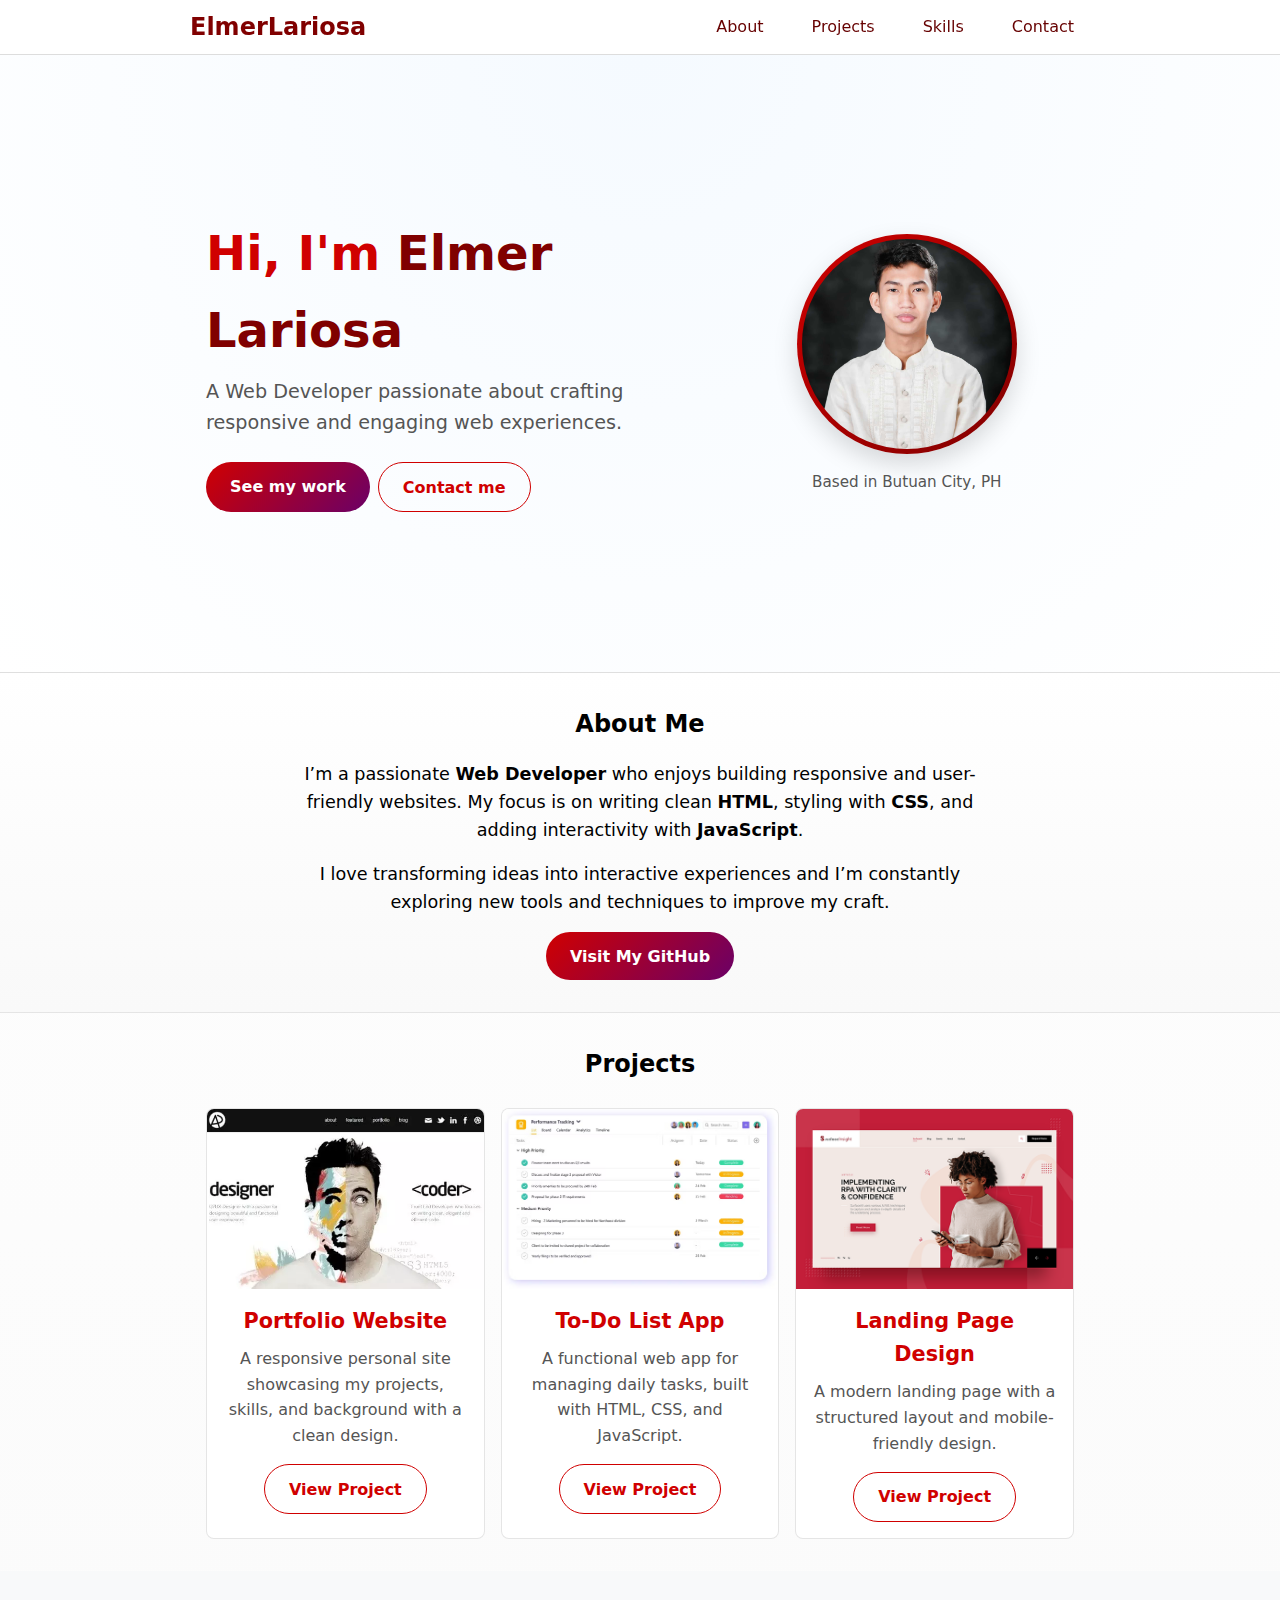
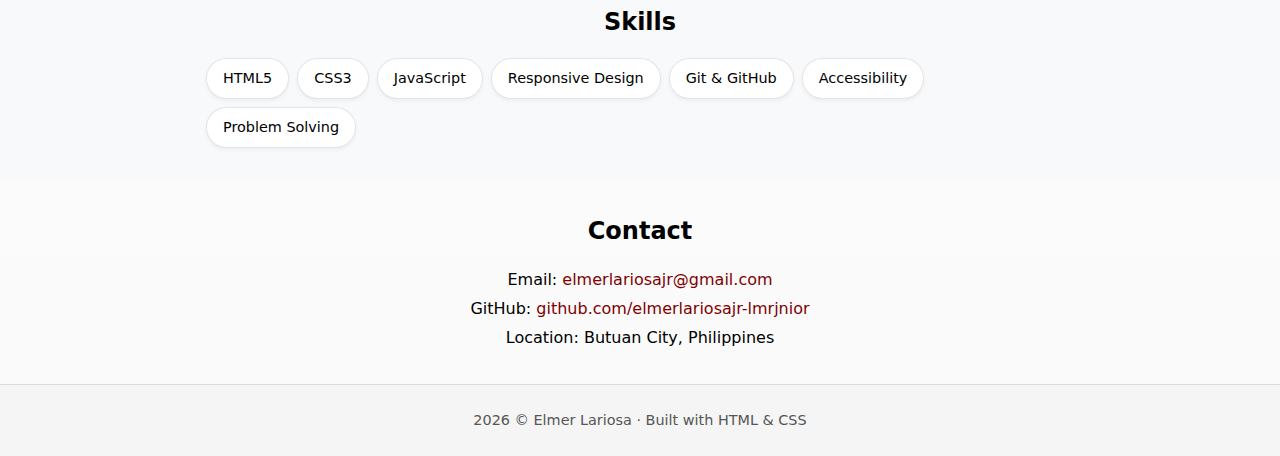
<file: index.html>
<!DOCTYPE html>
<html lang="en">
<head>
  <meta charset="UTF-8" />
  <meta name="viewport" content="width=device-width, initial-scale=1.0" />
  <title>Elmer Lariosa - Web Developer Portfolio</title>
  <link rel="stylesheet" href="style.css" />
</head>
<body>
  <a class="skip-link" href="#content">Skip to content</a>

  <!-- Header -->
  <header class="site-header">
    <div class="container">
      <div class="logo">ElmerLariosa</div>
      <nav aria-label="Primary">
        <ul>
          <li><a href="#about">About</a></li>
          <li><a href="#projects">Projects</a></li>
          <li><a href="#skills">Skills</a></li>
          <li><a href="#contact">Contact</a></li>
        </ul>
      </nav>
    </div>
  </header>

  <main id="content">
    <!-- Hero Section -->
<section class="hero" aria-labelledby="intro-title">
  <div class="container grid hero-grid">
    <div class="hero-text">
      <h1 id="intro-title">Hi, I'm <span class="highlight">Elmer Lariosa</span></h1>
      <p class="lead">A Web Developer passionate about crafting responsive and engaging web experiences.</p>
      <div class="button-group">
        <a href="#projects" class="btn">
          <i class="fas fa-laptop-code"></i> See my work
        </a>
        <a href="#contact" class="btn btn-outline">
          <i class="fas fa-envelope"></i> Contact me
        </a>
      </div>
    </div>
    <figure class="profile">
      <img src="elmer.jpg" alt="Portrait of Elmer Lariosa" />
      <figcaption><i class="fas fa-map-marker-alt"></i> Based in Butuan City, PH</figcaption>
    </figure>
  </div>
</section>


    <!-- About Section -->
<section id="about" aria-labelledby="about-title">
  <div class="container about-text">
    <h2 id="about-title">About Me</h2>
    <p>
      I’m a passionate <strong>Web Developer</strong> who enjoys building 
      responsive and user-friendly websites. My focus is on writing clean 
      <strong>HTML</strong>, styling with <strong>CSS</strong>, and adding 
      interactivity with <strong>JavaScript</strong>.
    </p>
    <p>
      I love transforming ideas into interactive experiences and I’m 
      constantly exploring new tools and techniques to improve my craft.
    </p>
    <div class="about-links">
      <a href="https://github.com/elmerlariosajr-lmrjnior" 
         target="_blank" rel="noopener" class="btn">
        <i class="fab fa-github"></i> Visit My GitHub
      </a>
    </div>
  </div>
</section>



    <!-- Projects Section -->
    <section id="projects" aria-labelledby="projects-title">
      <div class="container">
        <h2 id="projects-title">Projects</h2>
        <div class="cards">
          <article class="card">
            <img src="project1.jpg" alt="Portfolio Website" />
            <div class="card-badge">
              <h3>Portfolio Website</h3>
              <p>A responsive personal site showcasing my projects, skills, and background with a clean design.</p>
              <a href="#" class="btn btn-outline">View Project</a>
            </div>
          </article>

          <article class="card">
            <img src="project2.jpg" alt="To-Do List App" />
            <div class="card-badge">
              <h3>To-Do List App</h3>
              <p>A functional web app for managing daily tasks, built with HTML, CSS, and JavaScript.</p>
              <a href="#" class="btn btn-outline">View Project</a>
            </div>
          </article>

          <article class="card">
            <img src="project3.jpg" alt="Landing Page Design" />
            <div class="card-badge">
              <h3>Landing Page Design</h3>
              <p>A modern landing page with a structured layout and mobile-friendly design.</p>
              <a href="#" class="btn btn-outline">View Project</a>
            </div>
          </article>
        </div>
      </div>
    </section>

    <!-- Skills Section -->
    <section id="skills" aria-labelledby="skills-title">
      <div class="container">
        <h2 id="skills-title">Skills</h2>
        <ul class="chips">
          <li>HTML5</li>
          <li>CSS3</li>
          <li>JavaScript</li>
          <li>Responsive Design</li>
          <li>Git & GitHub</li>
          <li>Accessibility</li>
          <li>Problem Solving</li>
        </ul>
      </div>
    </section>

    <!-- Contact Section -->
    <section id="contact" aria-labelledby="contact-title">
      <div class="container">
        <h2 id="contact-title">Contact</h2>
        <address>
          Email: <a href="mailto:elmerlariosajr@gmail.com">elmerlariosajr@gmail.com</a><br />
          GitHub: <a href="https://github.com/elmerlariosajr-lmrjnior">github.com/elmerlariosajr-lmrjnior</a><br />
          Location: Butuan City, Philippines
        </address>
      </div>
    </section>
  </main>

  <!-- Footer -->
  <footer class="site-footer">
    <p>
      <span id="year">2025</span> © Elmer Lariosa · Built with HTML & CSS
    </p>
  </footer>

  <script>
    // Auto-update year
    document.getElementById("year").textContent = new Date().getFullYear();
  </script>
</body>
</html>
</file>
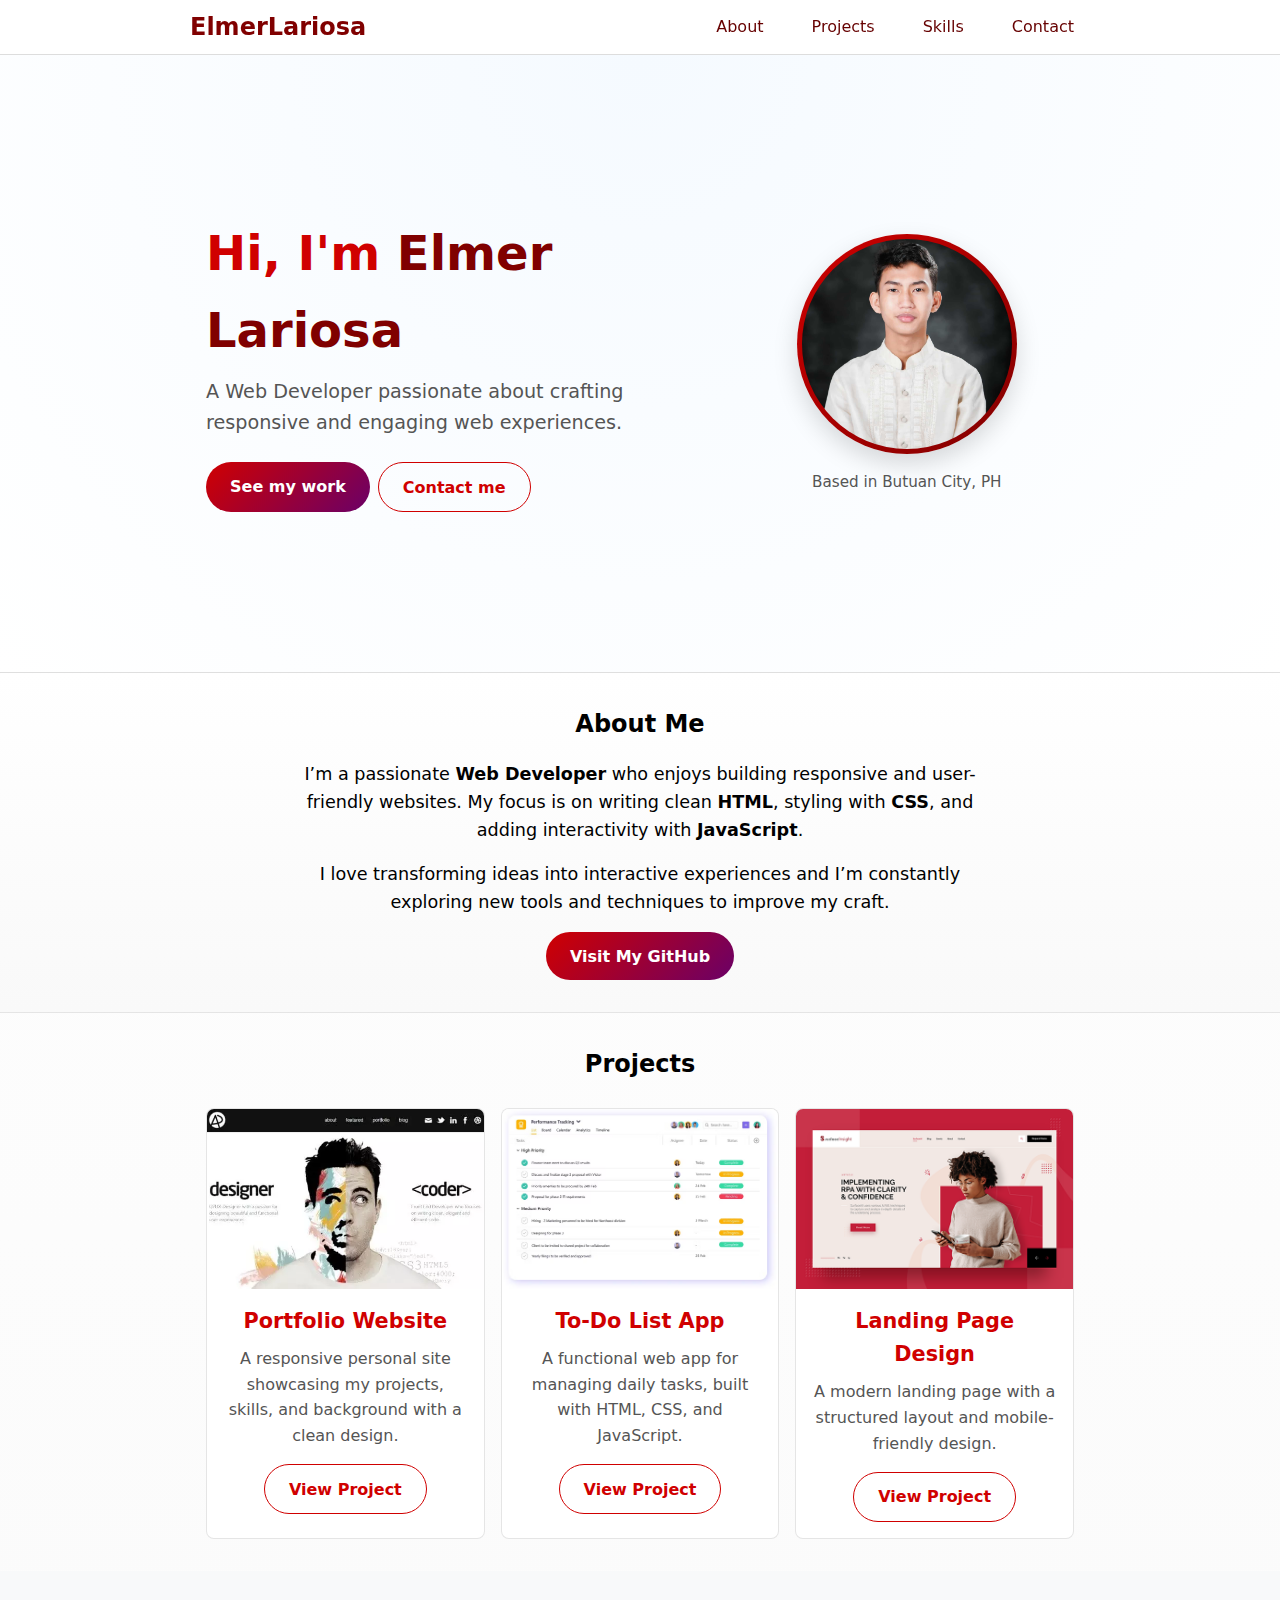
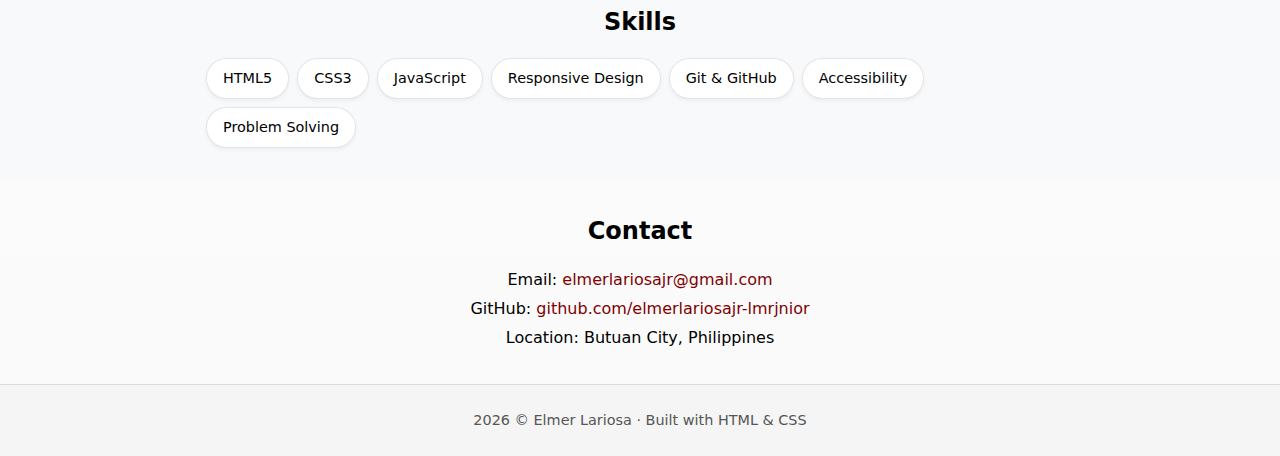
<file: portfolio/index.html>
<!DOCTYPE html>
<html lang="en">
<head>
  <meta charset="UTF-8" />
  <meta name="viewport" content="width=device-width, initial-scale=1.0" />
  <title>Elmer Lariosa - Web Developer Portfolio</title>
  <link rel="stylesheet" href="styles.css" />
</head>
<body>
  <a class="skip-link" href="#content">Skip to content</a>

  <!-- Header -->
  <header class="site-header">
    <div class="container">
      <div class="logo">ElmerLariosa</div>
      <nav aria-label="Primary">
        <ul>
          <li><a href="#about">About</a></li>
          <li><a href="#projects">Projects</a></li>
          <li><a href="#skills">Skills</a></li>
          <li><a href="#contact">Contact</a></li>
        </ul>
      </nav>
    </div>
  </header>

  <main id="content">
    <!-- Hero Section -->
<section class="hero" aria-labelledby="intro-title">
  <div class="container grid hero-grid">
    <div class="hero-text">
      <h1 id="intro-title">Hi, I'm <span class="highlight">Elmer Lariosa</span></h1>
      <p class="lead">A Web Developer passionate about crafting responsive and engaging web experiences.</p>
      <div class="button-group">
        <a href="#projects" class="btn">
          <i class="fas fa-laptop-code"></i> See my work
        </a>
        <a href="#contact" class="btn btn-outline">
          <i class="fas fa-envelope"></i> Contact me
        </a>
      </div>
    </div>
    <figure class="profile">
      <img src="elmer.jpg" alt="Portrait of Elmer Lariosa" />
      <figcaption><i class="fas fa-map-marker-alt"></i> Based in Butuan City, PH</figcaption>
    </figure>
  </div>
</section>


    <!-- About Section -->
<section id="about" aria-labelledby="about-title">
  <div class="container about-text">
    <h2 id="about-title">About Me</h2>
    <p>
      I’m a passionate <strong>Web Developer</strong> who enjoys building 
      responsive and user-friendly websites. My focus is on writing clean 
      <strong>HTML</strong>, styling with <strong>CSS</strong>, and adding 
      interactivity with <strong>JavaScript</strong>.
    </p>
    <p>
      I love transforming ideas into interactive experiences and I’m 
      constantly exploring new tools and techniques to improve my craft.
    </p>
    <div class="about-links">
      <a href="https://github.com/elmerlariosajr-lmrjnior" 
         target="_blank" rel="noopener" class="btn">
        <i class="fab fa-github"></i> Visit My GitHub
      </a>
    </div>
  </div>
</section>



    <!-- Projects Section -->
    <section id="projects" aria-labelledby="projects-title">
      <div class="container">
        <h2 id="projects-title">Projects</h2>
        <div class="cards">
          <article class="card">
            <img src="project1.jpg" alt="Portfolio Website" />
            <div class="card-badge">
              <h3>Portfolio Website</h3>
              <p>A responsive personal site showcasing my projects, skills, and background with a clean design.</p>
              <a href="#" class="btn btn-outline">View Project</a>
            </div>
          </article>

          <article class="card">
            <img src="project2.jpg" alt="To-Do List App" />
            <div class="card-badge">
              <h3>To-Do List App</h3>
              <p>A functional web app for managing daily tasks, built with HTML, CSS, and JavaScript.</p>
              <a href="#" class="btn btn-outline">View Project</a>
            </div>
          </article>

          <article class="card">
            <img src="project3.jpg" alt="Landing Page Design" />
            <div class="card-badge">
              <h3>Landing Page Design</h3>
              <p>A modern landing page with a structured layout and mobile-friendly design.</p>
              <a href="#" class="btn btn-outline">View Project</a>
            </div>
          </article>
        </div>
      </div>
    </section>

    <!-- Skills Section -->
    <section id="skills" aria-labelledby="skills-title">
      <div class="container">
        <h2 id="skills-title">Skills</h2>
        <ul class="chips">
          <li>HTML5</li>
          <li>CSS3</li>
          <li>JavaScript</li>
          <li>Responsive Design</li>
          <li>Git & GitHub</li>
          <li>Accessibility</li>
          <li>Problem Solving</li>
        </ul>
      </div>
    </section>

    <!-- Contact Section -->
    <section id="contact" aria-labelledby="contact-title">
      <div class="container">
        <h2 id="contact-title">Contact</h2>
        <address>
          Email: <a href="mailto:elmerlariosajr@gmail.com">elmerlariosajr@gmail.com</a><br />
          GitHub: <a href="https://github.com/elmerlariosajr-lmrjnior">github.com/elmerlariosajr-lmrjnior</a><br />
          Location: Butuan City, Philippines
        </address>
      </div>
    </section>
  </main>

  <!-- Footer -->
  <footer class="site-footer">
    <p>
      <span id="year">2025</span> © Elmer Lariosa · Built with HTML & CSS
    </p>
  </footer>

  <script>
    // Auto-update year
    document.getElementById("year").textContent = new Date().getFullYear();
  </script>
</body>
</html>
</file>
<file: style.css>
/* styles.css */
/* Reset & Variables */
* { box-sizing: border-box; margin: 0; padding: 0; }
html { scroll-behavior: smooth; }
:root {
  --brand: #660000;
  --muted: #555;
  --radius: 8px;
  --space-2: 0.5rem;
  --space-3: 1rem;
  --space-4: 1.5rem;
  --space-6: 2rem;
  --maxw: 900px;
  --primary: #d00000;
  --paddle: #f8f9fa;q
  --text: #333;
  --border: 1px solid rgba(0, 0, 0, 0.1);
}

/* Base */
body {
  font-family: system-ui, -apple-system, BlinkMacSystemFont, 'Segoe UI', Roboto, Oxygen, Ubuntu, Cantarell, sans-serif;
  line-height: 1.6;
  background: linear-gradient(180deg, #ffffff, #fafafa);
  color: var(--text);
}
a { color: var(--brand); text-decoration: none; }
a:hover { text-decoration: underline; }

/* Layout */
.container { 
  max-width: var(--maxw); 
  margin: 0 auto; 
  padding: 0 var(--space-3); 
}
.grid { display: grid; gap: var(--space-4); }

/* Skip Link */
.skip-link {
  position: absolute; 
  left: -999px; 
  top: auto; 
  width: 1px; 
  height: 1px; 
  overflow: hidden;
}
.skip-link:focus {
  left: 1rem; 
  top: 1rem; 
  width: auto; 
  height: auto; 
  padding: var(--space-2);
  background: var(--brand); 
  color: white; 
  border-radius: var(--radius);
  z-index: 1000;
}

/* Header */
.site-header {
  position: sticky; 
  top: 0; 
  background: rgba(255,255,255,0.9);
  backdrop-filter: blur(8px); 
  border-bottom: 1px solid #ddd;
  z-index: 100;
}
.site-header .container {
  display: flex; 
  justify-content: space-between; 
  align-items: center;
  padding: var(--space-2) 0;
}
.logo { 
  font-weight: bold; 
  font-size: 1.5rem; 
  color: #800000;
}
nav ul { 
  display: flex; 
  list-style: none; 
  gap: var(--space-3);
}
nav a { 
  padding: var(--space-2) var(--space-3); 
  border-radius: var(--radius); 
  transition: all 0.3s ease;
}
nav a:hover, 
nav a:focus { 
  background: var(--brand); 
  color: white; 
  text-decoration: none; 
}

/* Hero */
.hero {
  padding: calc(var(--space-6) * 5) var(--space-3); 
  background: radial-gradient(circle at top, #f5faff, #ffffff);
}

.hero-grid {
  grid-template-columns: 1.5fr 1fr;
  align-items: center;
  gap: var(--space-6);
}

.hero-text h1 {
  font-size: 3rem;
  margin-bottom: var(--space-2);
  font-weight: 700;
  color: var(--primary);
}

.hero-text .highlight {
  color: #800000;
}

.hero .lead {
  color: var(--muted);
  margin-bottom: var(--space-4);
  font-size: 1.2rem;
  line-height: 1.6;
}
.button-group {
  display: flex;
  gap: var(--space-2);
  margin-top: var(--space-4);
}

/* Button Styles */
.btn {
  display: inline-block;
  padding: 0.7rem 1.5rem;
  border-radius: 999px;
  background: linear-gradient(135deg, var(--primary), #6a0067);
  color: white;
  font-weight: 600;
  text-decoration: none;
  border: none;
  cursor: pointer;
  transition: filter 0.3s ease, transform 0.2s ease;
}
.btn:hover {
  filter: brightness(1.1);
  text-decoration: none;
  transform: translateY(-2px);
}
.btn-outline {
  border: 1px solid var(--primary);
  background: transparent;
  color: var(--primary);
}
.btn-outline:hover {
  background: rgba(136, 1, 132, 0.1);
}

/* Profile */
.profile { 
  text-align: center; 
}

.profile img { 
  border-radius: 50%; 
  width: 220px; 
  height: 220px; 
  object-fit: cover;
  border: 5px solid transparent;
  background: linear-gradient(135deg, #d00000, #800000) border-box;
  box-shadow: 0 10px 25px rgba(0,0,0,0.15);
  transition: transform 0.3s ease, box-shadow 0.3s ease;
}

.profile img:hover {
  transform: scale(1.05);
  box-shadow: 0 15px 30px rgba(0,0,0,0.25);
}

.profile figcaption {
  margin-top: var(--space-2); 
  font-size: 0.95rem; 
  color: var(--muted);
}

/* Responsive */
@media (max-width: 900px) {
  .hero-grid {
    grid-template-columns: 1fr;
    text-align: center;
  }
  .hero-text h1 {
    font-size: 2.2rem;
  }
}
/* About */
#about { 
  padding: var(--space-6) var(--space-3); 
  background: linear-gradient(180deg, #fff, #f9f9f9);
  border-top: var(--border);
  border-bottom: var(--border);
}

.about-text {
  max-width: 750px;
  margin: 0 auto;
  text-align: center;
}

.about-text h2 {
  margin-bottom: var(--space-3);
  font-size: 1.5rem;
  color: #000000;
}

.about-text p {
  margin-bottom: var(--space-3);
  font-size: 1.1rem;
  line-height: 1.6;
  color: var(--text);
}

.about-links {
  margin-top: var(--space-3);
}

/* Projects */
#projects { 
  padding: var(--space-6) var(--space-3); 
}

/* Color Cards */
.cards {
  display: grid;
  grid-template-columns: repeat(3, 1fr);
  gap: var(--space-3);
  margin-top: var(--space-4);
}
.card {
  background: white;
  border: var(--border);
  border-radius: var(--radius);
  overflow: hidden;
  display: flex;
  flex-direction: column;
  transition: transform 0.3s ease, box-shadow 0.3s ease;
}
.card:hover {
  transform: translateY(-5px);
  box-shadow: 0 10px 20px rgba(0,0,0,0.1);
}
.card-badge {
  padding: var(--space-3);
}
.card img {
  width: 100%;
  height: 180px;
  object-fit: cover;
}
.card h3 {
  color: var(--primary);
  margin: 0;
  font-size: 1.3rem;
}
.card p {
  color: var(--muted);
  margin: var(--space-2) 0;
  line-height: 1.6;
}
.card a {
  display: inline-block;
  margin-top: var(--space-2);
}

/* Skills */
#skills { 
  padding: var(--space-6) var(--space-3); 
  background: var(--paddle);
}
.chips { 
  display: flex; 
  flex-wrap: wrap; 
  gap: var(--space-2); 
  list-style: none; 
  margin-top: var(--space-3);
}
.chips li {
  background: white; 
  padding: var(--space-2) var(--space-3);
  border-radius: 999px; 
  font-size: 0.9rem;
  border: var(--border);
  box-shadow: 0 2px 4px rgba(0,0,0,0.05);
}

/* Contact */
#contact { 
  padding: var(--space-6) var(--space-3); 
}
address { 
  font-style: normal; 
  line-height: 1.8;
}
address a {
  color: #800000;
  font-weight: 500;
}

/* Footer */
.site-footer { 
  text-align: center; 
  color: var(--muted);
  padding: var(--space-4) var(--space-3); 
  border-top: var(--border);
  background: #f5f5f5; 
  font-size: 0.9rem; 
}

/* Responsive Design */
@media (max-width: 900px) {
  .hero-grid {
    grid-template-columns: 1fr;
    text-align: center;
    gap: var(--space-4);
  }
  .cards {
    grid-template-columns: repeat(2, 1fr);
  }
  .site-header .container {
    flex-direction: column;
    gap: var(--space-2);
    padding: var(--space-2) 0;
  }
  nav ul {
    justify-content: center;
    flex-wrap: wrap;
  }
  .button-group {
    justify-content: center;
  }
}

@media (max-width: 560px) {
  .cards {
    grid-template-columns: 1fr;
  }
  .hero h2 {
    font-size: 2rem;
  }
  .button-group {
    flex-direction: column;
    align-items: center;
  }
  .btn {
    width: 200px;
    text-align: center;
  }
}

/* Center About, Projects, Skills, Contact */
#about, 
#projects, 
#skills, 
#contact {
  text-align: center;
}

/* Make section titles stand out */
#about h2, 
#projects h2, 
#skills h2, 
#contact h2 {
  margin-bottom: var(--space-3);
  font-size: 1.5rem;
  color: 000000;
}
</file>
<file: portfolio/styles.css>
/* styles.css */
/* Reset & Variables */
* { box-sizing: border-box; margin: 0; padding: 0; }
html { scroll-behavior: smooth; }
:root {
  --brand: #660000;
  --muted: #555;
  --radius: 8px;
  --space-2: 0.5rem;
  --space-3: 1rem;
  --space-4: 1.5rem;
  --space-6: 2rem;
  --maxw: 900px;
  --primary: #d00000;
  --paddle: #f8f9fa;q
  --text: #333;
  --border: 1px solid rgba(0, 0, 0, 0.1);
}

/* Base */
body {
  font-family: system-ui, -apple-system, BlinkMacSystemFont, 'Segoe UI', Roboto, Oxygen, Ubuntu, Cantarell, sans-serif;
  line-height: 1.6;
  background: linear-gradient(180deg, #ffffff, #fafafa);
  color: var(--text);
}
a { color: var(--brand); text-decoration: none; }
a:hover { text-decoration: underline; }

/* Layout */
.container { 
  max-width: var(--maxw); 
  margin: 0 auto; 
  padding: 0 var(--space-3); 
}
.grid { display: grid; gap: var(--space-4); }

/* Skip Link */
.skip-link {
  position: absolute; 
  left: -999px; 
  top: auto; 
  width: 1px; 
  height: 1px; 
  overflow: hidden;
}
.skip-link:focus {
  left: 1rem; 
  top: 1rem; 
  width: auto; 
  height: auto; 
  padding: var(--space-2);
  background: var(--brand); 
  color: white; 
  border-radius: var(--radius);
  z-index: 1000;
}

/* Header */
.site-header {
  position: sticky; 
  top: 0; 
  background: rgba(255,255,255,0.9);
  backdrop-filter: blur(8px); 
  border-bottom: 1px solid #ddd;
  z-index: 100;
}
.site-header .container {
  display: flex; 
  justify-content: space-between; 
  align-items: center;
  padding: var(--space-2) 0;
}
.logo { 
  font-weight: bold; 
  font-size: 1.5rem; 
  color: #800000;
}
nav ul { 
  display: flex; 
  list-style: none; 
  gap: var(--space-3);
}
nav a { 
  padding: var(--space-2) var(--space-3); 
  border-radius: var(--radius); 
  transition: all 0.3s ease;
}
nav a:hover, 
nav a:focus { 
  background: var(--brand); 
  color: white; 
  text-decoration: none; 
}

/* Hero */
.hero {
  padding: calc(var(--space-6) * 5) var(--space-3); 
  background: radial-gradient(circle at top, #f5faff, #ffffff);
}

.hero-grid {
  grid-template-columns: 1.5fr 1fr;
  align-items: center;
  gap: var(--space-6);
}

.hero-text h1 {
  font-size: 3rem;
  margin-bottom: var(--space-2);
  font-weight: 700;
  color: var(--primary);
}

.hero-text .highlight {
  color: #800000;
}

.hero .lead {
  color: var(--muted);
  margin-bottom: var(--space-4);
  font-size: 1.2rem;
  line-height: 1.6;
}
.button-group {
  display: flex;
  gap: var(--space-2);
  margin-top: var(--space-4);
}

/* Button Styles */
.btn {
  display: inline-block;
  padding: 0.7rem 1.5rem;
  border-radius: 999px;
  background: linear-gradient(135deg, var(--primary), #6a0067);
  color: white;
  font-weight: 600;
  text-decoration: none;
  border: none;
  cursor: pointer;
  transition: filter 0.3s ease, transform 0.2s ease;
}
.btn:hover {
  filter: brightness(1.1);
  text-decoration: none;
  transform: translateY(-2px);
}
.btn-outline {
  border: 1px solid var(--primary);
  background: transparent;
  color: var(--primary);
}
.btn-outline:hover {
  background: rgba(136, 1, 132, 0.1);
}

/* Profile */
.profile { 
  text-align: center; 
}

.profile img { 
  border-radius: 50%; 
  width: 220px; 
  height: 220px; 
  object-fit: cover;
  border: 5px solid transparent;
  background: linear-gradient(135deg, #d00000, #800000) border-box;
  box-shadow: 0 10px 25px rgba(0,0,0,0.15);
  transition: transform 0.3s ease, box-shadow 0.3s ease;
}

.profile img:hover {
  transform: scale(1.05);
  box-shadow: 0 15px 30px rgba(0,0,0,0.25);
}

.profile figcaption {
  margin-top: var(--space-2); 
  font-size: 0.95rem; 
  color: var(--muted);
}

/* Responsive */
@media (max-width: 900px) {
  .hero-grid {
    grid-template-columns: 1fr;
    text-align: center;
  }
  .hero-text h1 {
    font-size: 2.2rem;
  }
}
/* About */
#about { 
  padding: var(--space-6) var(--space-3); 
  background: linear-gradient(180deg, #fff, #f9f9f9);
  border-top: var(--border);
  border-bottom: var(--border);
}

.about-text {
  max-width: 750px;
  margin: 0 auto;
  text-align: center;
}

.about-text h2 {
  margin-bottom: var(--space-3);
  font-size: 1.5rem;
  color: #000000;
}

.about-text p {
  margin-bottom: var(--space-3);
  font-size: 1.1rem;
  line-height: 1.6;
  color: var(--text);
}

.about-links {
  margin-top: var(--space-3);
}

/* Projects */
#projects { 
  padding: var(--space-6) var(--space-3); 
}

/* Color Cards */
.cards {
  display: grid;
  grid-template-columns: repeat(3, 1fr);
  gap: var(--space-3);
  margin-top: var(--space-4);
}
.card {
  background: white;
  border: var(--border);
  border-radius: var(--radius);
  overflow: hidden;
  display: flex;
  flex-direction: column;
  transition: transform 0.3s ease, box-shadow 0.3s ease;
}
.card:hover {
  transform: translateY(-5px);
  box-shadow: 0 10px 20px rgba(0,0,0,0.1);
}
.card-badge {
  padding: var(--space-3);
}
.card img {
  width: 100%;
  height: 180px;
  object-fit: cover;
}
.card h3 {
  color: var(--primary);
  margin: 0;
  font-size: 1.3rem;
}
.card p {
  color: var(--muted);
  margin: var(--space-2) 0;
  line-height: 1.6;
}
.card a {
  display: inline-block;
  margin-top: var(--space-2);
}

/* Skills */
#skills { 
  padding: var(--space-6) var(--space-3); 
  background: var(--paddle);
}
.chips { 
  display: flex; 
  flex-wrap: wrap; 
  gap: var(--space-2); 
  list-style: none; 
  margin-top: var(--space-3);
}
.chips li {
  background: white; 
  padding: var(--space-2) var(--space-3);
  border-radius: 999px; 
  font-size: 0.9rem;
  border: var(--border);
  box-shadow: 0 2px 4px rgba(0,0,0,0.05);
}

/* Contact */
#contact { 
  padding: var(--space-6) var(--space-3); 
}
address { 
  font-style: normal; 
  line-height: 1.8;
}
address a {
  color: #800000;
  font-weight: 500;
}

/* Footer */
.site-footer { 
  text-align: center; 
  color: var(--muted);
  padding: var(--space-4) var(--space-3); 
  border-top: var(--border);
  background: #f5f5f5; 
  font-size: 0.9rem; 
}

/* Responsive Design */
@media (max-width: 900px) {
  .hero-grid {
    grid-template-columns: 1fr;
    text-align: center;
    gap: var(--space-4);
  }
  .cards {
    grid-template-columns: repeat(2, 1fr);
  }
  .site-header .container {
    flex-direction: column;
    gap: var(--space-2);
    padding: var(--space-2) 0;
  }
  nav ul {
    justify-content: center;
    flex-wrap: wrap;
  }
  .button-group {
    justify-content: center;
  }
}

@media (max-width: 560px) {
  .cards {
    grid-template-columns: 1fr;
  }
  .hero h2 {
    font-size: 2rem;
  }
  .button-group {
    flex-direction: column;
    align-items: center;
  }
  .btn {
    width: 200px;
    text-align: center;
  }
}

/* Center About, Projects, Skills, Contact */
#about, 
#projects, 
#skills, 
#contact {
  text-align: center;
}

/* Make section titles stand out */
#about h2, 
#projects h2, 
#skills h2, 
#contact h2 {
  margin-bottom: var(--space-3);
  font-size: 1.5rem;
  color: 000000;
}
</file>
